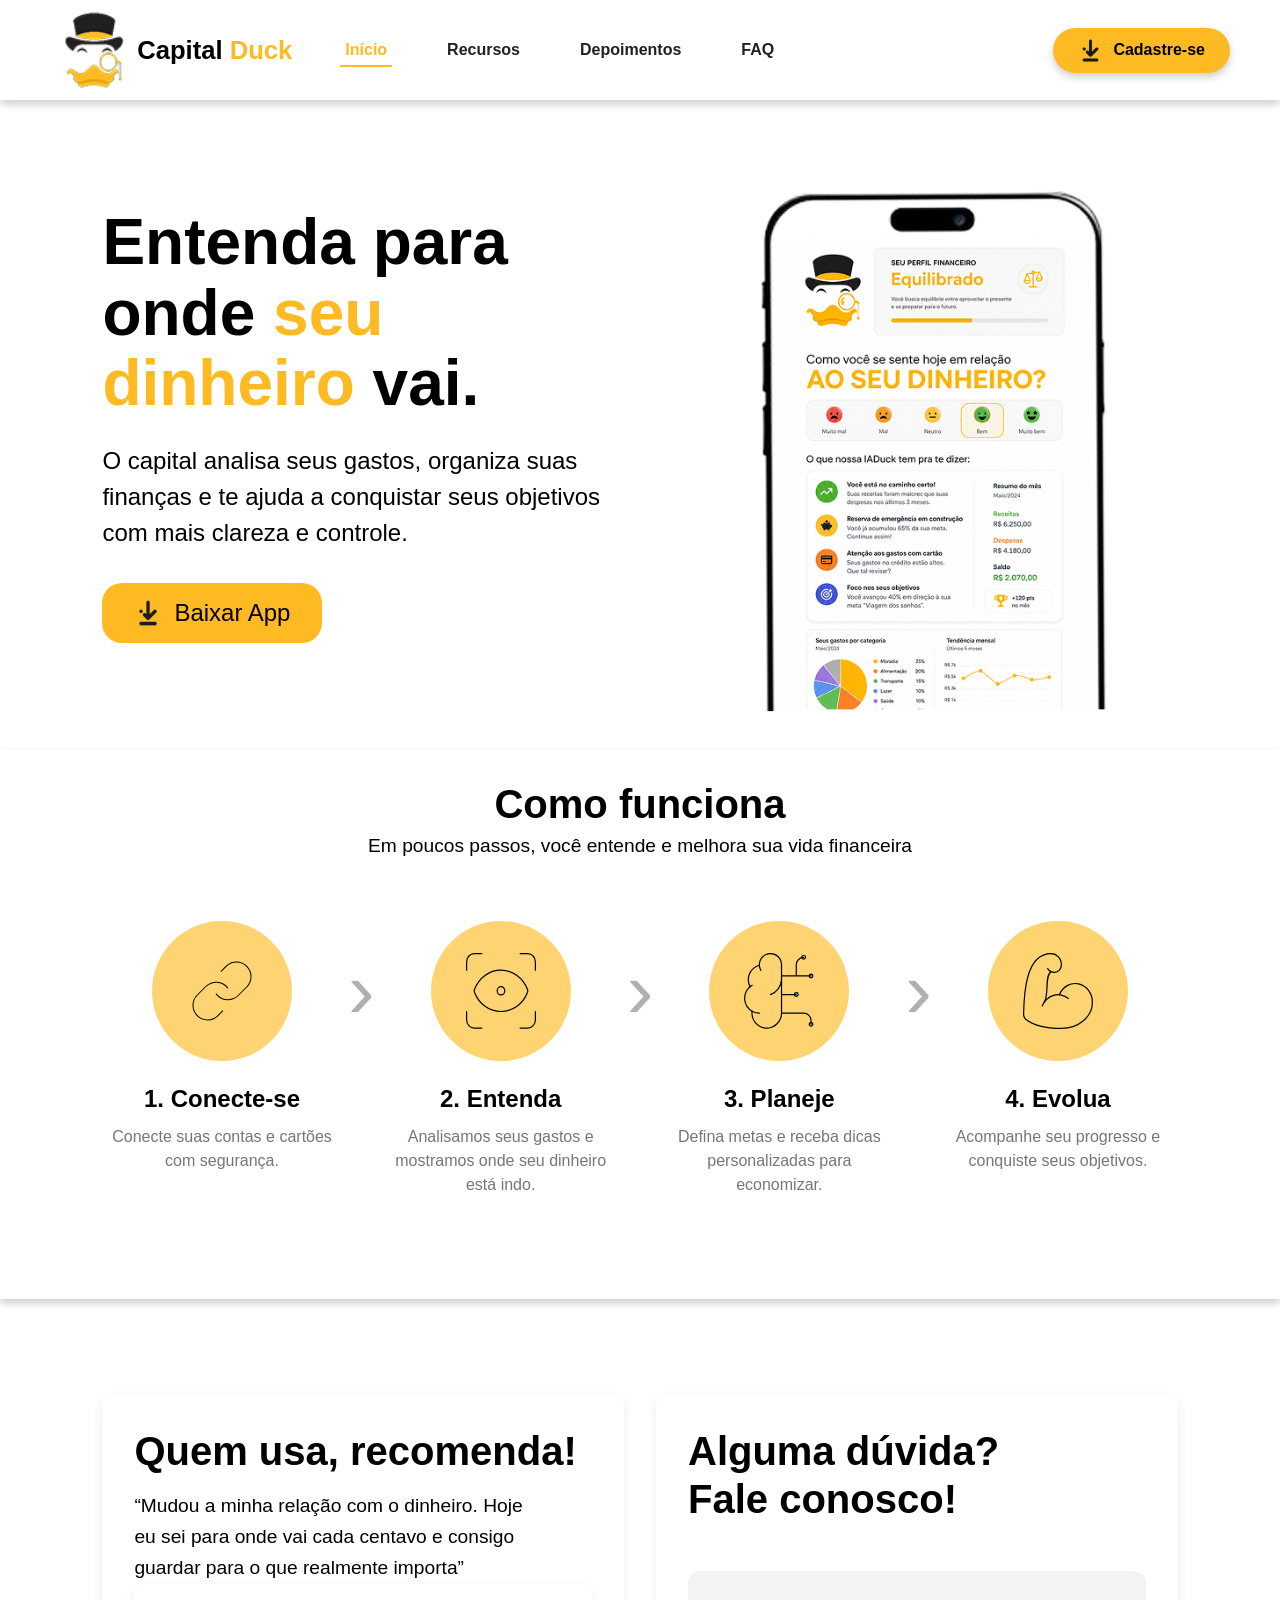
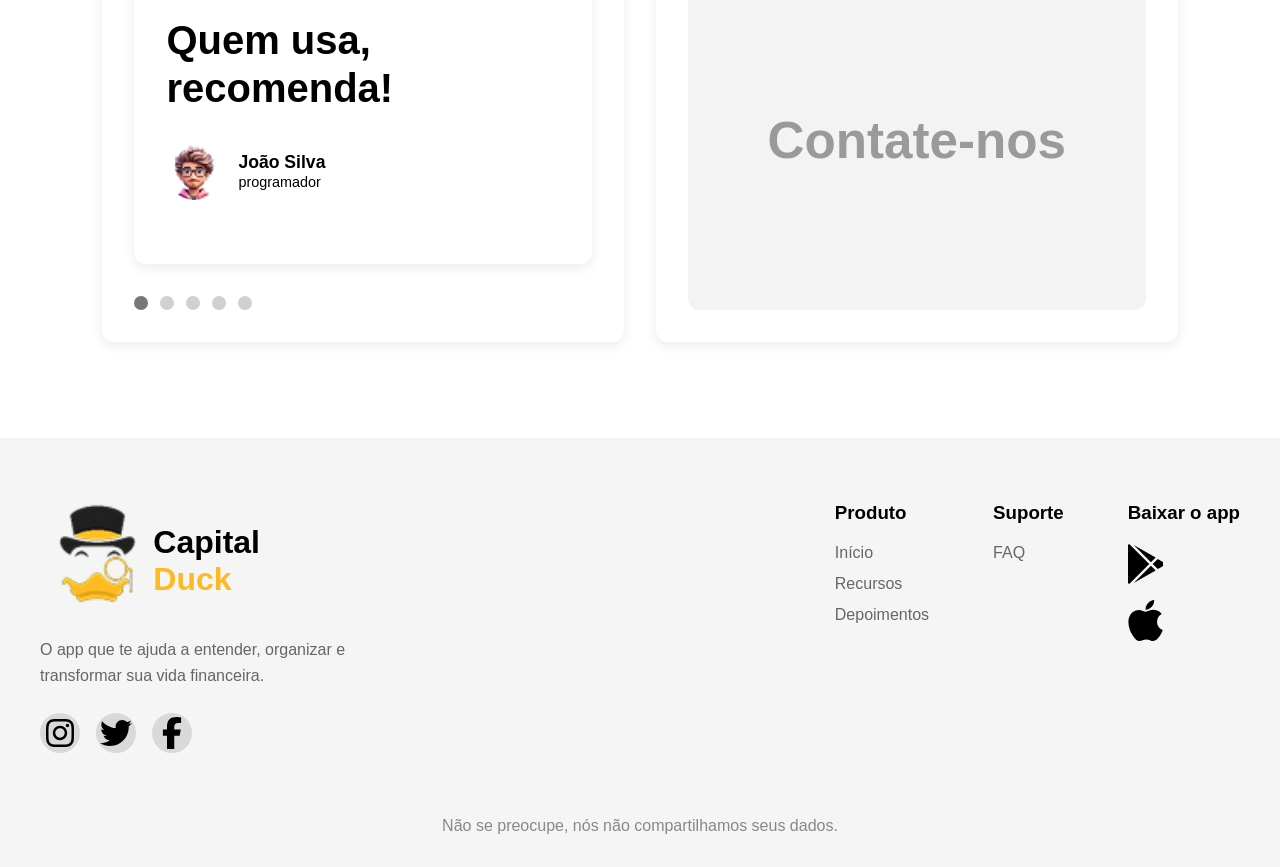
<file: index.html>
<!DOCTYPE html>
<html lang="pt-br">
<head>
    <meta charset="UTF-8">
    <meta name="viewport" content="width=device-width, initial-scale=1.0">
    <title>Início - Capital Duck</title>
    <link rel="stylesheet" href="styles/main.css">
    <link rel="stylesheet" href="styles/cores.css">
    <link rel="stylesheet" href="styles/componentes/header.css">
    <link rel="stylesheet" href="styles/componentes/footer.css">
    <link rel="stylesheet" href="styles/pages/inicio.css">

    <style>
        main {
            min-height: 100vh;
        }
    </style>

</head>
<body>
    <header class="header">
        <div class="header-left">
            <div class="logo-container">
                <a href="index.html">
                    <img src="assets/logos/logo_capitalduck.png" alt="">
                    <p>Capital <span>Duck</span></p>
                </a>
            </div>

            <div class="menu-container">
                <nav class="menu menu-desktop">
                    <ul>
                        <li><a href="index.html" class="ativado">Início</a></li>
                        <li><a href="recursos.html">Recursos</a></li>
                        <li><a href="depoimentos.html">Depoimentos</a></li>
                        <li><a href="faq.html">FAQ</a></li>
                    </ul>
                </nav>
        </div>

            <nav class="menu menu-mobile">
                <ul>
                    <li><a href="index.html">Início</a></li>
                    <li><a href="recursos.html">Recursos</a></li>
                    <li><a href="depoimentos.html">Depoimentos</a></li>
                    <li><a href="faq.html">FAQ</a></li>
                </ul>

                <div class="btn-cadastro-mobile"><a href=""><img src="assets/icons/icon_download.png" alt="">Cadastre-se</a></div>
            </nav>
        </div>

        <div class="btn-cadastro"><a href=""><img src="assets/icons/icon_download.png" alt="">Cadastre-se</a></div>

        <button class="menu-toggle">
            ☰
        </button>

    </header>

    <main>

        <div class="section1">
            <div class="section1-left">
                <h1>Entenda para onde <span>seu dinheiro</span> vai.</h1>
                <p>O capital analisa seus gastos, organiza suas finanças e te ajuda a conquistar seus objetivos 
                    com mais clareza e controle.</p>
                <a href="" id="btn-download"><img src="assets/icons/icon_download.png" alt=""> Baixar App</a>
            </div>

            <div class="section1-right">
                <img src="assets/referencias/tela_app.png" alt="">
            </div>
        </div>

        <section class="section-funcionamento">
    <h2>Como funciona</h2>
    <p class="section-subtitle">
        Em poucos passos, você entende e melhora sua vida financeira
    </p>

    <div class="guia-funcionamento">

        <div class="passo">
            <div class="passo-icon">
                <img src="assets/icons/conecte.svg" alt="Conectar">
            </div>

            <h3>1. Conecte-se</h3>

            <p>
                Conecte suas contas e cartões com segurança.
            </p>
        </div>

        <span class="seta">›</span>

        <div class="passo">
            <div class="passo-icon">
                <img src="assets/icons/entenda.svg" alt="Entender">
            </div>

            <h3>2. Entenda</h3>

            <p>
                Analisamos seus gastos e mostramos onde seu dinheiro está indo.
            </p>
        </div>

        <span class="seta">›</span>

        <div class="passo">
            <div class="passo-icon">
                <img src="assets/icons/planeje.svg" alt="Planejar">
            </div>

            <h3>3. Planeje</h3>

            <p>
                Defina metas e receba dicas personalizadas para economizar.
            </p>
        </div>

        <span class="seta">›</span>

        <div class="passo">
            <div class="passo-icon">
                <img src="assets/icons/evolua.svg" alt="Evoluir">
            </div>

            <h3>4. Evolua</h3>

            <p>
                Acompanhe seu progresso e conquiste seus objetivos.
            </p>
        </div>

    </div>
</section>

        <section class="section-contato">

            <div class="depoimentos">
                <h2>Quem usa, recomenda!</h2>

                <p class="depoimento-texto">
                    “Mudou a minha relação com o dinheiro.
                    Hoje eu sei para onde vai cada centavo
                    e consigo guardar para o que realmente importa”
                </p>

                <div class="depoimentos">

                    <h2>Quem usa, recomenda!</h2>

                    <p class="depoimento-texto" id="depoimento-texto"></p>

                    <div class="usuario">
                        <img id="usuario-foto" src="assets/referencias/user1.png" alt="Usuário">

                        <div>
                            <h3 id="usuario-nome">João Silva</h3>
                            <span id="usuario-cargo">programador</span>
                        </div>
                    </div>

                    <div class="indicadores" id="indicadores"></div>

                </div>

                <div class="indicadores">
                    <span class="ativo"></span>
                    <span></span>
                    <span></span>
                    <span></span>
                    <span></span>
                </div>
            </div>

            <div class="contato">
                <h2>
                    Alguma dúvida?<br>
                    Fale conosco!
                </h2>

                <a href="#" class="btn-contato">
                    Contate-nos
                </a>
            </div>

        </section>

    </main>


    <footer class="footer">
        <div class="footer-container">

            <div class="footer-brand">
                <a href="" class="footer-logo">
                    <img src="assets/logos/logo_capitalduck.png" alt="Capital Duck" class="footer-logo">
                    <h1>Capital <span>Duck</span></h1>
                </a>

                <p>
                    O app que te ajuda a entender, organizar e transformar sua vida financeira.
                </p>

                <div class="social-links">
                    <a href="#"><img src="assets/icons/instagram-brands-solid-full.svg" alt=""></a>
                    <a href="#"><img src="assets/icons/twitter-brands-solid-full.svg" alt=""></a>
                    <a href="#"><img src="assets/icons/facebook-f-brands-solid-full.svg" alt=""></a>
                </div>
            </div>

            <div class="footer-links">
                <h3>Produto</h3>

                <a href="index.html">Início</a>
                <a href="recursos.html">Recursos</a>
                <a href="depoimentos.html">Depoimentos</a>
            </div>

            <div class="footer-links">
                <h3>Suporte</h3>

                <a href="faq.html">FAQ</a>
            </div>

            <div class="footer-download">
                <h3>Baixar o app</h3>

                <a href="#">
                    <img src="assets/icons/google-play-brands-solid.svg" alt="Google Play">
                </a>

                <a href="#">
                    <img src="assets/icons/apple-brands-solid.svg" alt="App Store">
                </a>
            </div>

        </div>

        <div class="footer-bottom">
            <p>Não se preocupe, nós não compartilhamos seus dados.</p>
        </div>
    </footer>

    <script src="src/botao_menu.js"></script>
    
</body>
</html>
</file>
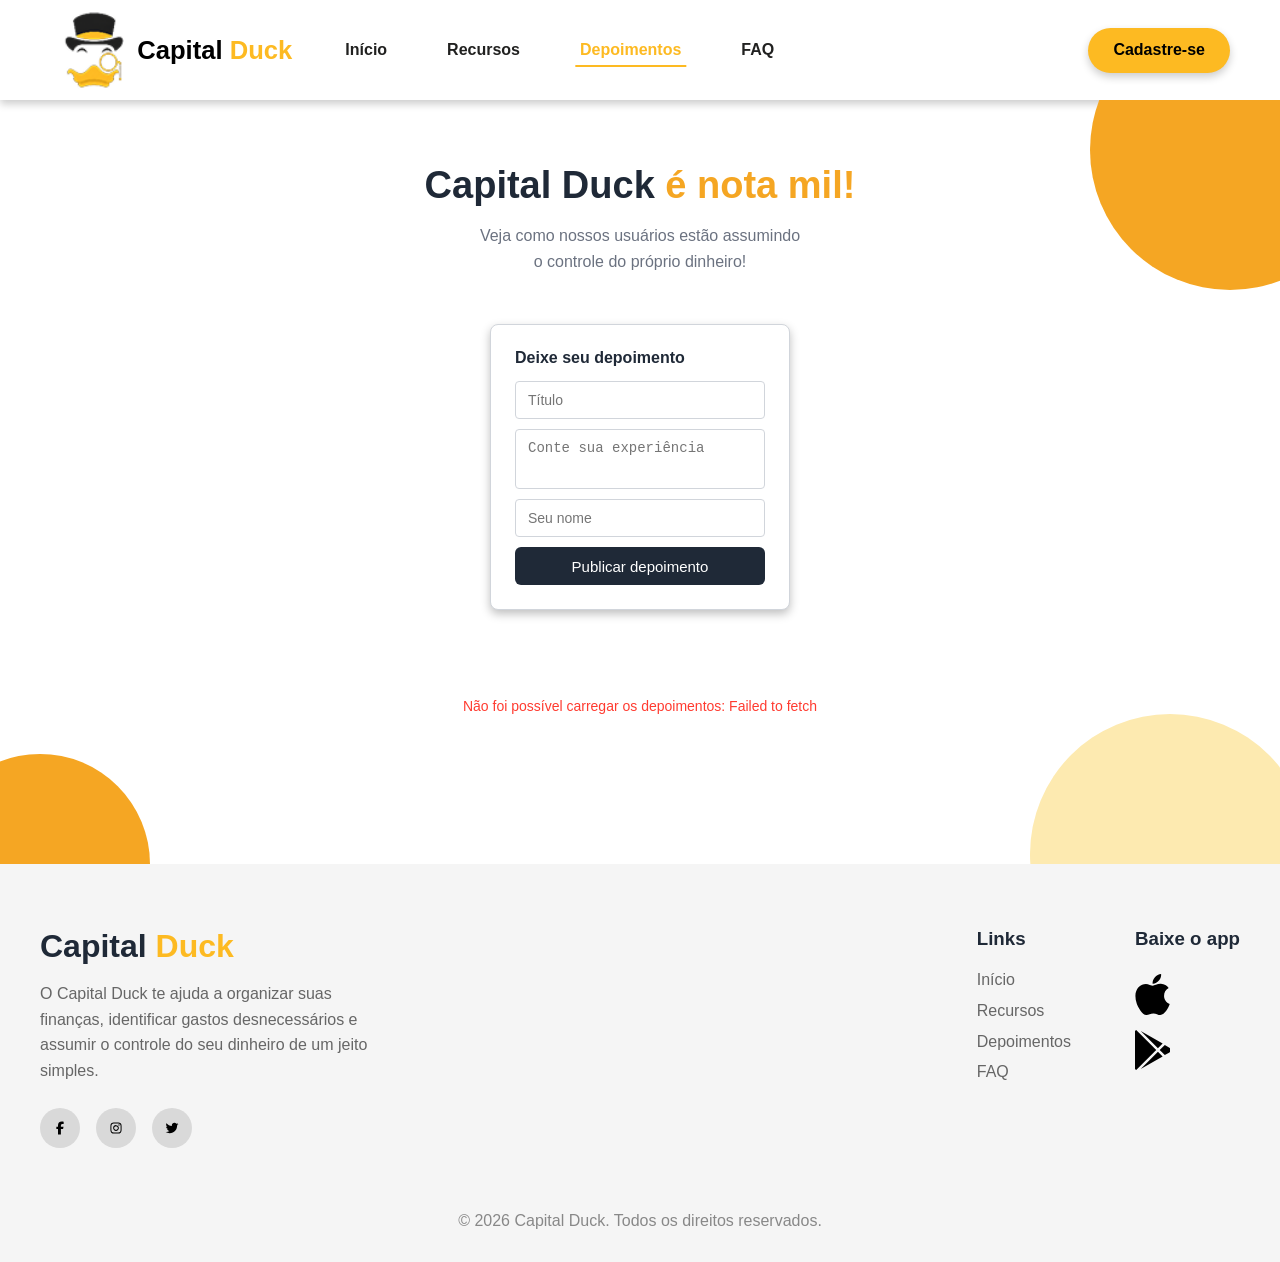
<file: depoimentos.html>
<!DOCTYPE html>
<html lang="pt-BR">
<head>
  <meta charset="UTF-8">
  <meta name="viewport" content="width=device-width, initial-scale=1.0">
  <title>Depoimentos - Capital Duck</title>

  <link rel="stylesheet" href="styles/cores.css">
  <link rel="stylesheet" href="styles/main.css">
  <link rel="stylesheet" href="styles/componentes/header.css">
  <link rel="stylesheet" href="styles/componentes/footer.css">
  <link rel="stylesheet" href="styles/componentes/form-card.css">
  <link rel="stylesheet" href="styles/componentes/idea-card.css">
  <link rel="stylesheet" href="styles/pages/depoimentos.css">
</head>
<body>

  <header class="header">
    <div class="header-left">
      <div class="logo-container">
        <a href="inicio.html">
          <img src="assets/logos/logo_capitalduck.png" alt="Capital Duck">
          <p>Capital <span>Duck</span></p>
        </a>
      </div>

      <nav class="menu-desktop menu">
        <ul>
          <li><a href="inicio.html">Início</a></li>
          <li><a href="recursos.html">Recursos</a></li>
          <li><a href="depoimentos.html" class="ativado">Depoimentos</a></li>
          <li><a href="faq.html">FAQ</a></li>
        </ul>
      </nav>
    </div>

    <div class="btn-cadastro">
      <a href="#">Cadastre-se</a>
    </div>

    <button class="menu-toggle" aria-label="Abrir menu" aria-expanded="false">☰</button>

    <nav class="menu-mobile menu">
      <ul>
        <li><a href="inicio.html">Início</a></li>
        <li><a href="recursos.html">Recursos</a></li>
        <li><a href="depoimentos.html" class="ativado">Depoimentos</a></li>
        <li><a href="faq.html">FAQ</a></li>
      </ul>
      <div class="btn-cadastro-mobile">
        <a href="#">Cadastre-se</a>
      </div>
    </nav>
  </header>

  <main class="page-wrapper">
    <span class="shape shape-top-right" aria-hidden="true"></span>
    <span class="shape shape-bottom-left" aria-hidden="true"></span>
    <span class="shape shape-bottom-right" aria-hidden="true"></span>

    <section class="hero">
      <div class="hero-text">
        <h1>Capital Duck <span class="accent">é nota mil!</span></h1>
        <p>Veja como nossos usuários estão assumindo<br>o controle do próprio dinheiro!</p>
      </div>
    </section>

    <section class="depoimentos-section">
      <form class="form-card" id="post-form">
        <p class="form-card-title">Deixe seu depoimento</p>
        <input type="text" id="post-title" placeholder="Título" required maxlength="60">
        <textarea id="post-content" placeholder="Conte sua experiência" required maxlength="280"></textarea>
        <input type="text" id="post-author" placeholder="Seu nome" required maxlength="40">
        <button type="submit">Publicar depoimento</button>
      </form>

      <div id="cards-list" class="cards-list">
        <div class="loading-state">Carregando depoimentos...</div>
      </div>
    </section>
  </main>

  <footer class="footer">
    <div class="footer-container">
      <div class="footer-brand">
        <div class="footer-logo">
          <h1>Capital <span>Duck</span></h1>
        </div>
        <p>O Capital Duck te ajuda a organizar suas finanças, identificar gastos desnecessários e assumir o controle do seu dinheiro de um jeito simples.</p>
        <div class="social-links">
          <a href="#" aria-label="Facebook">
            <img src="assets/icons/facebook-f-brands-solid-full.svg" alt="" width="16">
          </a>
          <a href="#" aria-label="Instagram">
            <img src="assets/icons/instagram-brands-solid-full.svg" alt="" width="16">
          </a>
          <a href="#" aria-label="Twitter">
            <img src="assets/icons/twitter-brands-solid-full.svg" alt="" width="16">
          </a>
        </div>
      </div>

      <div class="footer-links">
        <h3>Links</h3>
        <a href="inicio.html">Início</a>
        <a href="recursos.html">Recursos</a>
        <a href="depoimentos.html">Depoimentos</a>
        <a href="faq.html">FAQ</a>
      </div>

      <div class="footer-download">
        <h3>Baixe o app</h3>
        <a href="#"><img src="assets/icons/apple-brands-solid.svg" alt="App Store"></a>
        <a href="#"><img src="assets/icons/google-play-brands-solid.svg" alt="Google Play"></a>
      </div>
    </div>

    <div class="footer-bottom">
      <p>&copy; 2026 Capital Duck. Todos os direitos reservados.</p>
    </div>
  </footer>
  <script src="src/api/api.js"></script>
 <script src="src/pages/depoimentos.js"></script> 
</body>
</html>
</file>
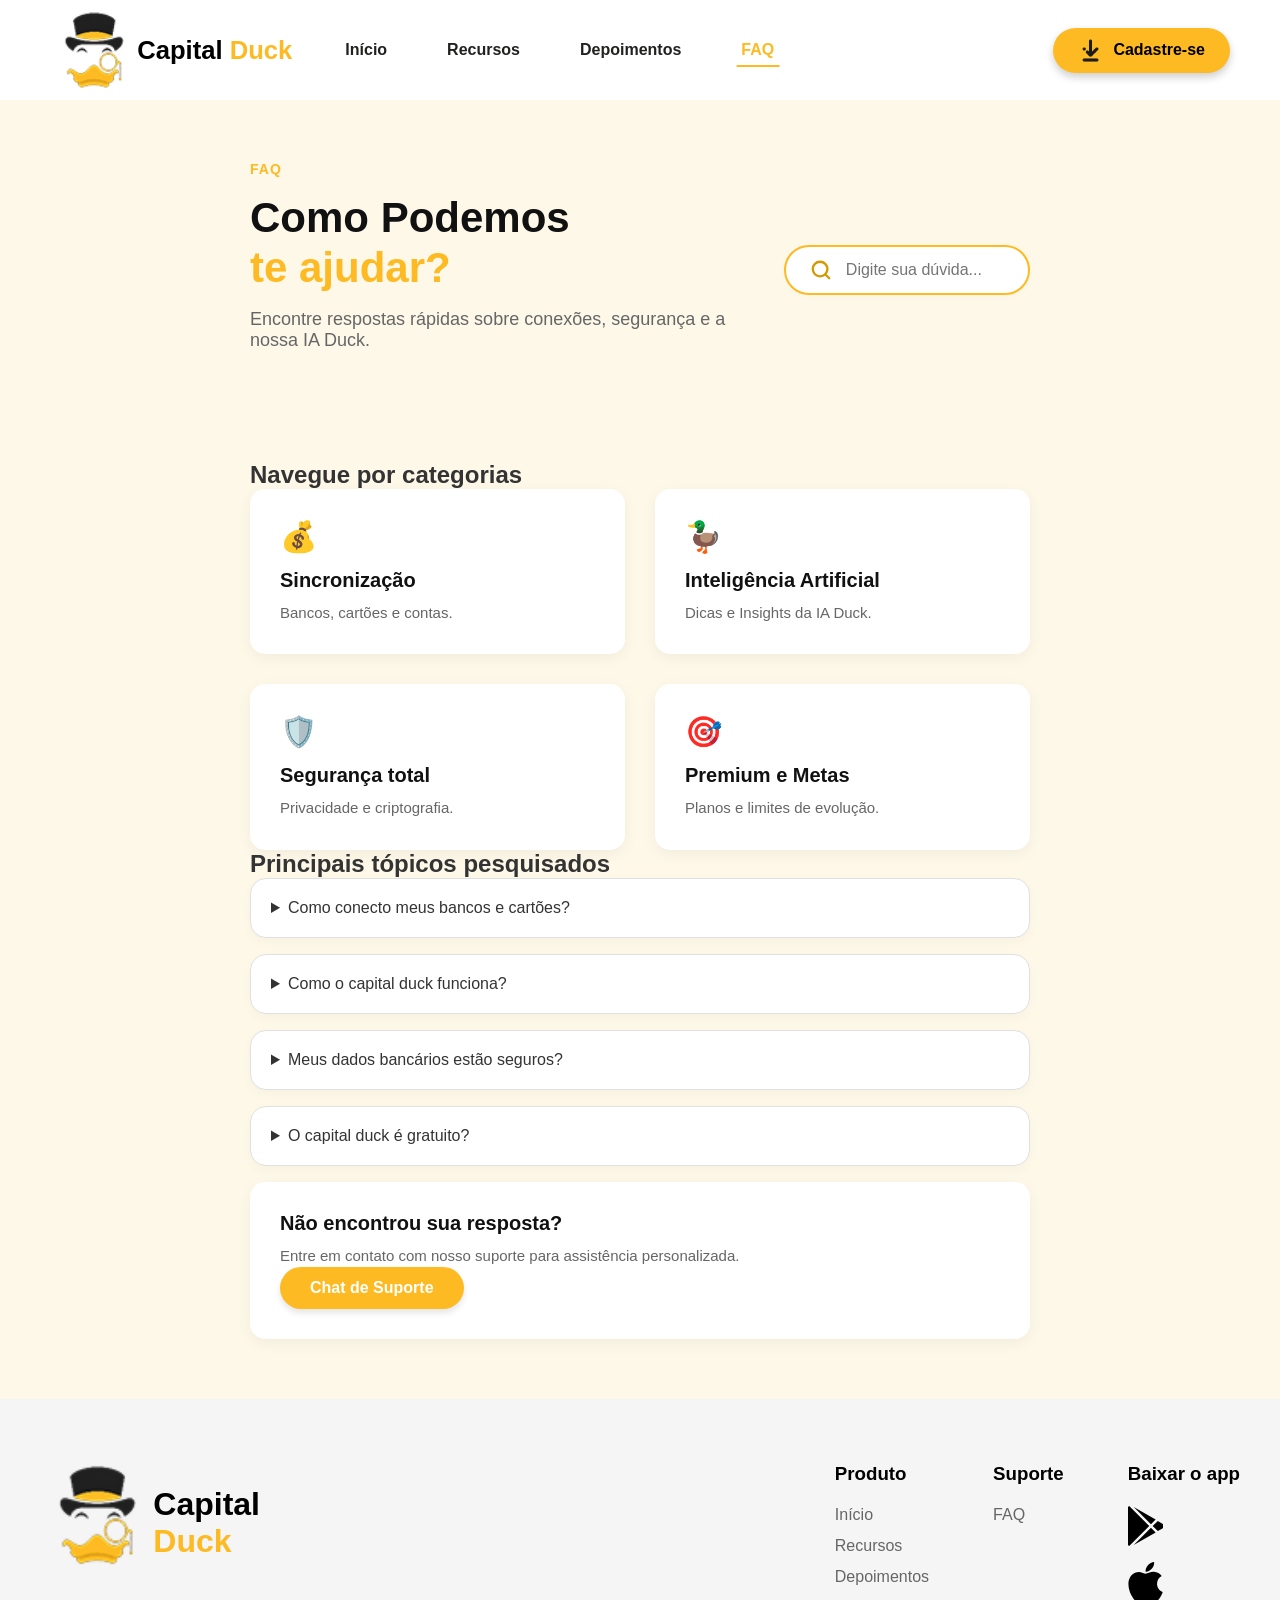
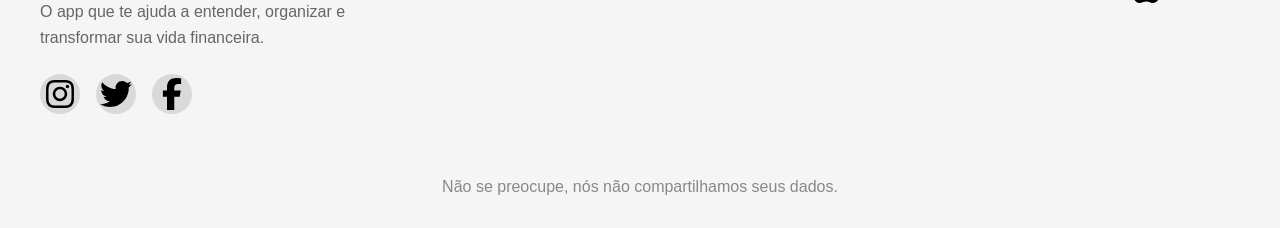
<file: faq.html>
<!DOCTYPE html>
<html lang="pt-br">
<head>
    <meta charset="UTF-8">
    <meta name="viewport" content="width=device-width, initial-scale=1.0">
    <title>FAQ - Capital Duck</title>
    <link rel="stylesheet" href="styles/main.css">
    <link rel="stylesheet" href="styles/componentes/header.css">
    <link rel="stylesheet" href="styles/componentes/footer.css">
    <link rel="stylesheet" href="styles/cores.css">
    <link rel="stylesheet" href="styles/style.css"> 
</head>
<body>

<header class="header">
        <div class="header-left">
            <div class="logo-container">
                <a href="index.html">
                    <img src="assets/logos/logo_capitalduck.png" alt="">
                    <p>Capital <span>Duck</span></p>
                </a>
            </div>

            <div class="menu-container">
                <nav class="menu menu-desktop">
                    <ul>
                        <li><a href="index.html">Início</a></li>
                        <li><a href="recursos.html">Recursos</a></li>
                        <li><a href="depoimentos.html">Depoimentos</a></li>
                        <li><a href="faq.html" class="ativado">FAQ</a></li>
                    </ul>
                </nav>
        </div>

            <nav class="menu menu-mobile">
                <ul>
                    <li><a href="index.html">Início</a></li>
                    <li><a href="recursos.html">Recursos</a></li>
                    <li><a href="depoimentos.html">Depoimentos</a></li>
                    <li><a href="faq.html">FAQ</a></li>
                </ul>

                <div class="btn-cadastro-mobile"><a href=""><img src="assets/icons/icon_download.png" alt="">Cadastre-se</a></div>
            </nav>
        </div>

        <div class="btn-cadastro"><a href=""><img src="assets/icons/icon_download.png" alt="">Cadastre-se</a></div>

        <button class="menu-toggle">
            ☰
        </button>

    </header>

    <main class="faq-container">
        <section class="hero-faq">
            <div class="texto-hero">
                <span class="tag">FAQ</span>
                <h1>Como Podemos <br><span class="destaque-laranja">te ajudar?</span></h1>
                <p>Encontre respostas rápidas sobre conexões, segurança e a nossa IA Duck.</p>
            </div>
            <div class="search-container">
            <svg class="search-icon" xmlns="http://www.w3.org/2000/svg" viewBox="0 0 24 24" fill="none" stroke="#d49a00" stroke-width="2.5" stroke-linecap="round" stroke-linejoin="round">
                <circle cx="11" cy="11" r="8"></circle>
                <line x1="21" y1="21" x2="16.65" y2="16.65"></line>
            </svg>
            
            <input type="text" class="search-input" placeholder="Digite sua dúvida...">
            </div>
        </section>

        <section class="buscar-duvida">
        </section>

        <section class="categorias-secao">
            <h2>Navegue por categorias</h2>

            <div class="cards-grid">
                <div class="card-item">
                    <div class="icone-card">💰</div>
                    <h3>Sincronização</h3>
                    <p>Bancos, cartões e contas.</p>
                </div>

                <div class="card-item">
                    <div class="icone-card">🦆</div>
                    <h3>Inteligência Artificial</h3>
                    <p>Dicas e Insights da IA Duck.</p>
                </div>

                <div class="card-item">
                    <div class="icone-card">🛡️</div>
                    <h3>Segurança total</h3>
                    <p>Privacidade e criptografia.</p>
                </div>

                <div class="card-item">
                    <div class="icone-card">🎯</div>
                    <h3>Premium e Metas</h3>
                    <p>Planos e limites de evolução.</p>
                </div>
            </div>
        </section>

        <section class="perguntas-secao">
            <h2>Principais tópicos pesquisados</h2>
            <details class="faq-card">
                <summary>Como conecto meus bancos e cartões?</summary>
                <p>Vá para "Configurações" > "Contas Conectadas" e siga as instruções para adicionar suas contas bancárias e cartões de crédito de forma segura.</p>
            </details>
            <details class="faq-card">
                <summary>Como o capital duck funciona?</summary>
                <p>A IA Duck é nossa assistente financeira inteligente que analisa seus dados para fornecer dicas personalizadas, alertas de gastos e sugestões de economia.</p>
            </details>
            <details class="faq-card">
                <summary>Meus dados bancários estão seguros?</summary>
                <p>Utilizamos criptografia avançada, autenticação de dois fatores e monitoramento constante para garantir a segurança dos seus dados financeiros.</p>
            </details>
            <details class="faq-card">
                <summary>O capital duck é gratuito?</summary>
                <p>Sim, o Capital Duck oferece um plano gratuito com funcionalidades básicas. Para acesso a recursos avançados, você pode optar por um plano premium.</p>
            </details>
            <div class="card-item">
                <h3>Não encontrou sua resposta?</h3>
                <p>Entre em contato com nosso suporte para assistência personalizada.</p>
                <a href="#" class="botao-laranja">Chat de Suporte</a>
            </div>
        </section>
    </main>

    <footer class="footer">
        <div class="footer-container">

            <div class="footer-brand">
                <a href="" class="footer-logo">
                    <img src="assets/logos/logo_capitalduck.png" alt="Capital Duck" class="footer-logo">
                    <h1>Capital <span>Duck</span></h1>
                </a>

                <p>
                    O app que te ajuda a entender, organizar e transformar sua vida financeira.
                </p>

                <div class="social-links">
                    <a href="#"><img src="assets/icons/instagram-brands-solid-full.svg" alt=""></a>
                    <a href="#"><img src="assets/icons/twitter-brands-solid-full.svg" alt=""></a>
                    <a href="#"><img src="assets/icons/facebook-f-brands-solid-full.svg" alt=""></a>
                </div>
            </div>

            <div class="footer-links">
                <h3>Produto</h3>

                <a href="index.html">Início</a>
                <a href="recursos.html">Recursos</a>
                <a href="depoimentos.html">Depoimentos</a>
            </div>

            <div class="footer-links">
                <h3>Suporte</h3>

                <a href="faq.html">FAQ</a>
            </div>

            <div class="footer-download">
                <h3>Baixar o app</h3>

                <a href="#">
                    <img src="assets/icons/google-play-brands-solid.svg" alt="Google Play">
                </a>

                <a href="#">
                    <img src="assets/icons/apple-brands-solid.svg" alt="App Store">
                </a>
            </div>

        </div>

        <div class="footer-bottom">
            <p>Não se preocupe, nós não compartilhamos seus dados.</p>
        </div>
    </footer>

    <script src="src/botao_menu.js"></script>


</body>
</html>
</file>
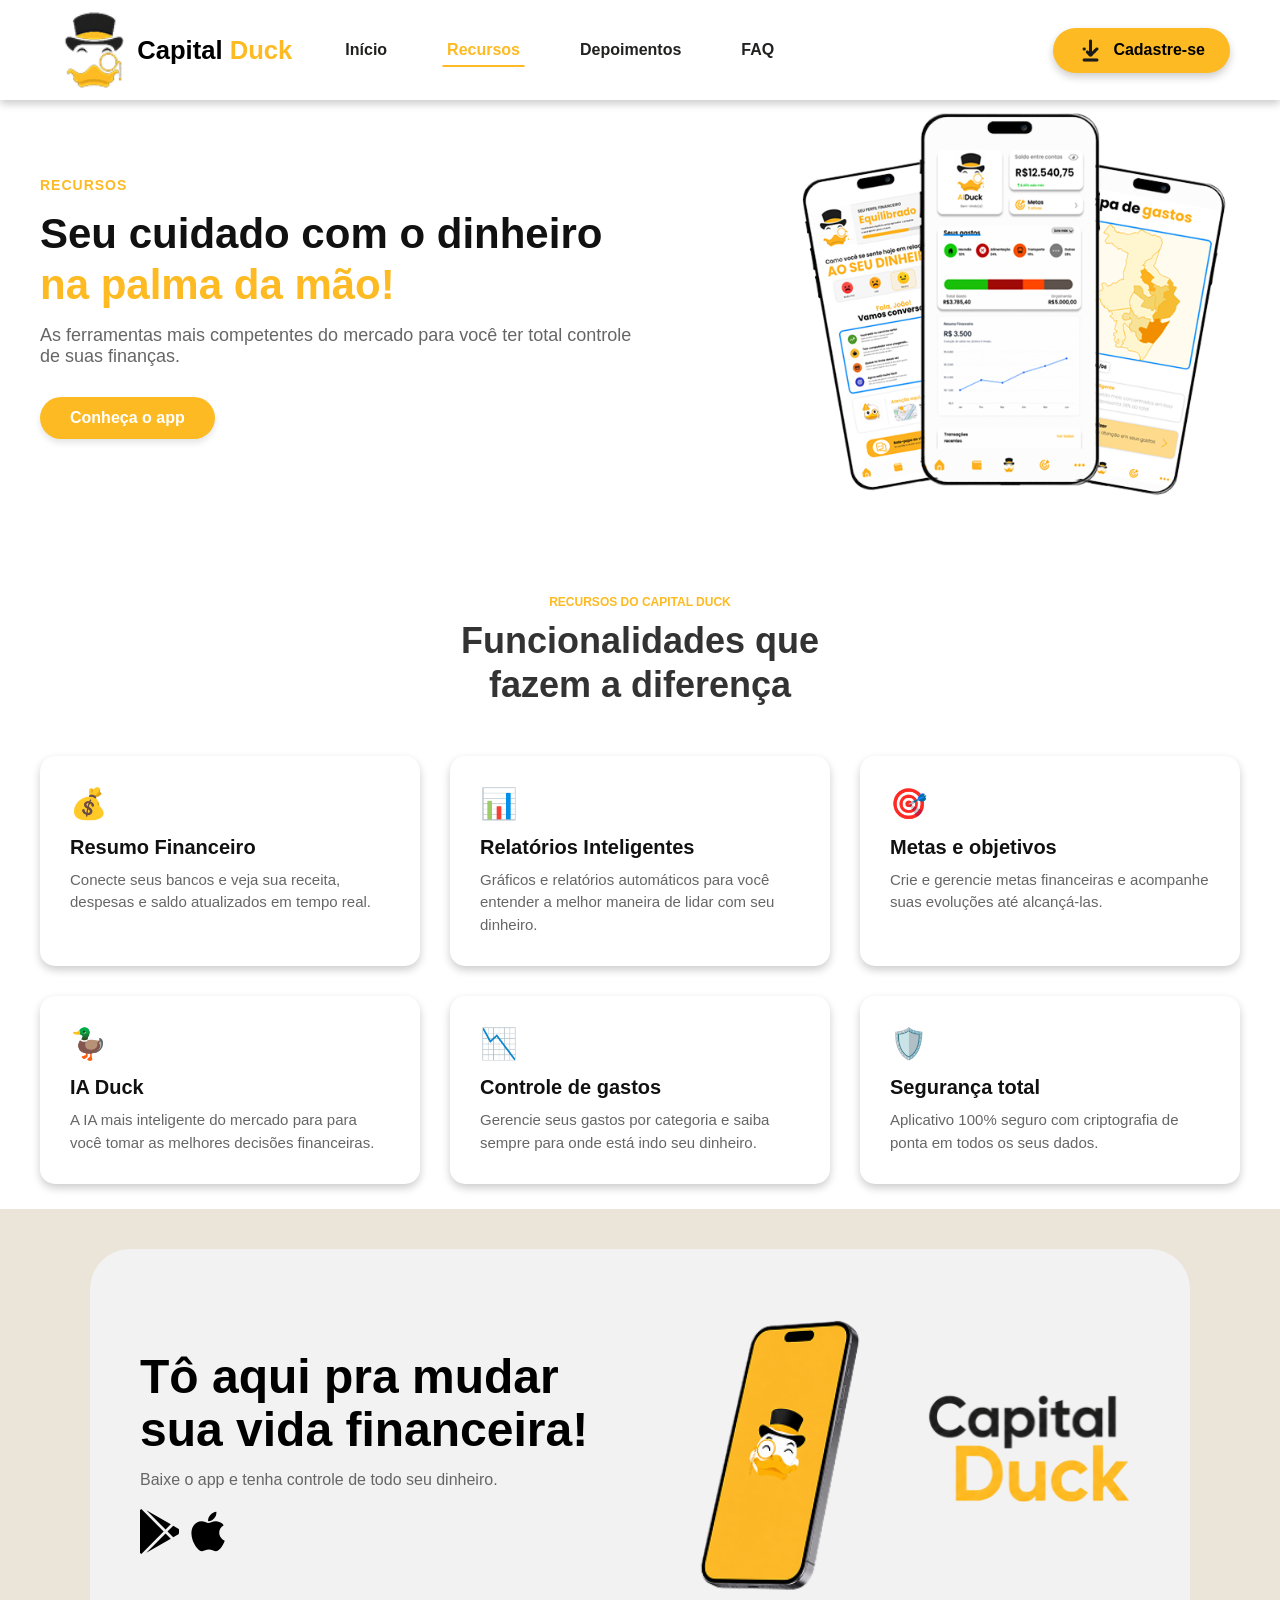
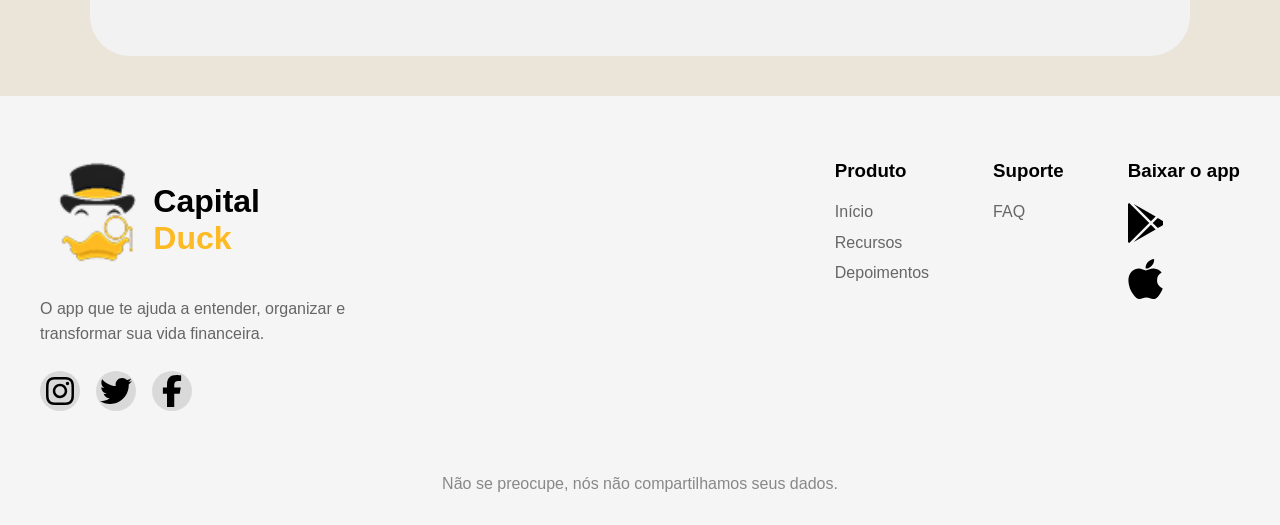
<file: recursos.html>
<!DOCTYPE html>
<html lang="pt-br">
<head>
    <meta charset="UTF-8">
    <meta name="viewport" content="width=device-width, initial-scale=1.0">
    <title>Recursos - Capital Duck</title>
    <link rel="stylesheet" href="styles/main.css">
    <link rel="stylesheet" href="styles/componentes/header.css">
    <link rel="stylesheet" href="styles/componentes/footer.css">
    <link rel="stylesheet" href="styles/cores.css">
    <link rel="stylesheet" href="styles/pages/recursos.css"> 
</head>
<body>
    <header class="header">
        <div class="header-left">
            <div class="logo-container">
                <a href="index.html">
                    <img src="assets/logos/logo_capitalduck.png" alt="">
                    <p>Capital <span>Duck</span></p>
                </a>
            </div>

            <div class="menu-container">
                <nav class="menu menu-desktop">
                    <ul>
                        <li><a href="index.html">Início</a></li>
                        <li><a href="recursos.html" class="ativado">Recursos</a></li>
                        <li><a href="depoimentos.html">Depoimentos</a></li>
                        <li><a href="faq.html">FAQ</a></li>
                    </ul>
                </nav>
        </div>

            <nav class="menu menu-mobile">
                <ul>
                    <li><a href="index.html">Início</a></li>
                    <li><a href="recursos.html">Recursos</a></li>
                    <li><a href="depoimentos.html">Depoimentos</a></li>
                    <li><a href="faq.html">FAQ</a></li>
                </ul>

                <div class="btn-cadastro-mobile"><a href=""><img src="assets/icons/icon_download.png" alt="">Cadastre-se</a></div>
            </nav>
        </div>

        <div class="btn-cadastro"><a href=""><img src="assets/icons/icon_download.png" alt="">Cadastre-se</a></div>

        <button class="menu-toggle">
            ☰
        </button>

    </header>

    <main class="recursos-container">
        
        <section class="hero-recursos">
            <div class="texto-hero">
                <span class="tag">RECURSOS</span>
                <h1>Seu cuidado com o dinheiro <br><span class="destaque-laranja">na palma da mão!</span></h1>
                <p>As ferramentas mais competentes do mercado para você ter total controle de suas finanças.</p>
                <a href="#" class="botao-laranja">Conheça o app</a>
            </div>
            <div class="imagem-hero">
                <img src="assets/referencias/telas_prototipos.png" alt="Celulares Capital Duck"> 
            </div>
        </section>

        <section class="funcionalidades-secao">
            <p class="tag-central">RECURSOS DO CAPITAL DUCK</p>
            <h2>Funcionalidades que <br>fazem a diferença</h2>

            <div class="cards-grid">
                <div class="card-item">
                    <div class="icone-card">💰</div>
                    <h3>Resumo Financeiro</h3>
                    <p>Conecte seus bancos e veja sua receita, despesas e saldo atualizados em tempo real.</p>
                </div>

                    <div class="card-item">
                        <div class="icone-card">📊</div>
                        <h3>Relatórios Inteligentes</h3>
                        <p>Gráficos e relatórios automáticos para você entender a melhor maneira de lidar com seu dinheiro.</p>
                    </div>

                    <div class="card-item">
                        <div class="icone-card">🎯</div>
                        <h3>Metas e objetivos</h3>
                        <p>Crie e gerencie metas financeiras e acompanhe suas evoluções até alcançá-las.</p>
                    </div>

                    <div class="card-item">
                        <div class="icone-card">🦆</div>
                        <h3>IA Duck</h3>
                        <p>A IA mais inteligente do mercado para para você tomar as melhores decisões financeiras.</p>
                    </div>

                    <div class="card-item">
                        <div class="icone-card">📉</div>
                        <h3>Controle de gastos</h3>
                        <p>Gerencie seus gastos por categoria e saiba sempre para onde está indo seu dinheiro.</p>
                    </div>

                    <div class="card-item">
                        <div class="icone-card">🛡️</div>
                        <h3>Segurança total</h3>
                        <p>Aplicativo 100% seguro com criptografia de ponta em todos os seus dados.</p>
                    </div>
            </div>
        </section>

        <section class="hero-app">
            <div class="hero-content">
                <div class="hero-text">
                    <h2>Tô aqui pra mudar<br>sua vida financeira!</h2>
                    <p>Baixe o app e tenha controle de todo seu dinheiro.</p>

                    <div class="store-buttons">
                        <a href="#">
                            <img src="assets/icons/google-play-brands-solid.svg" alt="Google Play">
                        </a>

                        <a href="#">
                            <img src="assets/icons/apple-brands-solid.svg" alt="App Store">
                        </a>
                    </div>
                </div>

                <div class="hero-image">
                    <img src="assets/referencias/tela_cp.png" alt="Aplicativo">
                </div>

                <div class="hero-logo">
                    <img src="assets/referencias/titulo_marca.svg" alt="Capital Duck">
                </div>
            </div>
        </section>

    </main>

    <footer class="footer">
        <div class="footer-container">

            <div class="footer-brand">
                <a href="" class="footer-logo">
                    <img src="assets/logos/logo_capitalduck.png" alt="Capital Duck" class="footer-logo">
                    <h1>Capital <span>Duck</span></h1>
                </a>

                <p>
                    O app que te ajuda a entender, organizar e transformar sua vida financeira.
                </p>

                <div class="social-links">
                    <a href="#"><img src="assets/icons/instagram-brands-solid-full.svg" alt=""></a>
                    <a href="#"><img src="assets/icons/twitter-brands-solid-full.svg" alt=""></a>
                    <a href="#"><img src="assets/icons/facebook-f-brands-solid-full.svg" alt=""></a>
                </div>
            </div>

            <div class="footer-links">
                <h3>Produto</h3>

                <a href="index.html">Início</a>
                <a href="recursos.html">Recursos</a>
                <a href="depoimentos.html">Depoimentos</a>
            </div>

            <div class="footer-links">
                <h3>Suporte</h3>

                <a href="faq.html">FAQ</a>
            </div>

            <div class="footer-download">
                <h3>Baixar o app</h3>

                <a href="#">
                    <img src="assets/icons/google-play-brands-solid.svg" alt="Google Play">
                </a>

                <a href="#">
                    <img src="assets/icons/apple-brands-solid.svg" alt="App Store">
                </a>
            </div>

        </div>

        <div class="footer-bottom">
            <p>Não se preocupe, nós não compartilhamos seus dados.</p>
        </div>
    </footer>

    <script src="src/botao_menu.js"></script>

</body>
</html>
</file>
<file: styles/main.css>
* {
    padding: 0;
    margin: 0;
    box-sizing: border-box;
}

body {
    font-family: Arial, Helvetica, sans-serif;
    min-height: 100vh;
    color: #000;
}

body a {
    text-decoration: none;
    color: #000;
}

body ul {
    list-style: none;
}
</file>
<file: styles/cores.css>
:root {
    --cor-primaria: #FDBA22;
    --cor-secundaria: #FED473;
    --botao-ativado: #D89A12;
    --cor-fundo: #FEF8E9;
    --cinza: #767676;
}
</file>
<file: styles/componentes/header.css>
.header {
    width: 100%;
    height: 80px;
    display: flex;
    justify-content: space-between;
    align-items: center;
    gap: 15px;
    padding: 50px;
    box-shadow: 0 4px 8px rgba(0, 0, 0, 0.2);
}

.header-left {
    display: flex;
    align-items: center;
    gap: 3rem;
}

/* Logo */

.logo-container a {
    height: 80px;
    text-decoration: none;
    color: #000;
    display: flex;
    align-items: center;
    justify-content: center;
}

.logo-container a img {
    max-height: 80px;
    height: 100%;
}

.logo-container a p {
    font-size: 1.6em;
    font-weight: bolder;
}

.logo-container a p span {
    color: var(--cor-primaria);
}

/* Menus */

.menu-conatiner {
    width: 100%;
}

.menu ul {
    list-style: none;
}

.menu ul li a {
    text-decoration: none;
    color: #212120;
    font-weight: 600;
    
    padding: 5px;
    transition: color 0.5s ease;
    position: relative;
}

.menu ul li a:hover, .menu ul li a.ativado {
    color: var(--cor-primaria);
}

.menu ul li a::after {
    content: "";
    position: absolute;
    left: 50%;
    bottom: -4px;
    width: 0;
    height: 2px;
    background-color: var(--cor-primaria);
    transform: translateX(-50%);
    transition: width 0.5s ease;
}

.menu ul li a:hover::after, .menu ul li a.ativado::after {
    width: 100%;
}



/* Versão Desktop */
.menu-desktop ul {
    display: flex;
    justify-content: flex-start;
    align-items: center;
    gap: 50px;
}

/* Versão Mobile */

.menu-mobile {
    display: none;
}

/* Botão de cadastro */

.btn-cadastro {
    background: var(--cor-primaria);
    border-radius: 30px;
    box-shadow: 0 4px 8px rgba(0, 0, 0, 0.2);
    transition: 0.5s ease;
}

.btn-cadastro a {
    height: 45px;
    text-decoration: none;
    color: #000;
    font-weight: 500;
    display: flex;
    align-items: center;
    justify-content: center;
    gap: 10px;
    padding: 10px 25px;
    font-weight: 550;
}

.btn-cadastro:hover {
    background: var(--botao-ativado);
}

.btn-cadastro img {
    height: 100%;
}

/* Responsividade */

.menu-toggle {
    display: none;

    border: none;
    background: transparent;

    font-size: 2rem;
    cursor: pointer;
}

@media (max-width: 900px) {

    .header {
        height: 90px;
        padding: 20px 0;
        justify-content: space-evenly;
        position: relative;
    }

    .logo-container a img {
        width: 50px;
        height: 50px;
    }

    .menu-desktop, .btn-cadastro {
        display: none;
    }

    .btn-cadastro {

    }

    .menu-toggle {
        display: block;
    }

    .menu-mobile {
        position: absolute;
        top: 100%;
        left: 0;

        width: 100%;
        height: 100vh;

        background: white;
        box-shadow: 0 4px 8px rgba(0,0,0,.1);

        display: none;
    }

    .menu-mobile.ativo {
        display: block;
    }

    .menu-mobile ul {
        margin-top: 50px;
        display: flex;
        flex-direction: column;
        align-items: center;
        gap: 35px;
    }

    .menu-mobile a {
        display: block;
        padding: 20px;
        border-bottom: 1px solid #eee;
    }

    .btn-cadastro-mobile {
        margin-top: 50px;
        background: var(--cor-primaria);
        border-radius: 30px;
        box-shadow: 0 4px 8px rgba(0, 0, 0, 0.2);
        transition: 0.5s ease;
    }

    .btn-cadastro-mobile a {
        text-decoration: none;
        color: #000;
        font-weight: 500;
        display: flex;
        align-items: center;
        justify-content: center;
        gap: 10px;
        padding: 10px 25px;
        font-weight: 550;
    }

    body.menu-aberto {
        overflow: hidden;
    }
}
</file>
<file: styles/componentes/footer.css>
.footer {
    background: #f5f5f5;
    padding: 4rem 2rem 2rem;
}

.footer-container {
    max-width: 1200px;
    margin: 0 auto;

    display: flex;
    justify-content: space-between;
    gap: 4rem;
    flex-wrap: wrap;
}

.footer-brand {
    flex: 2;
    min-width: 280px;
}

.footer-logo {
    display: flex;
    align-items: center;
}

.footer-logo h1 span {
    color: var(--cor-primaria);
}

.footer-logo {
    width: 220px;
    margin-bottom: 1rem;
}

.footer-brand p {
    max-width: 350px;
    line-height: 1.6;
    color: #666;
}

.social-links {
    display: flex;
    gap: 1rem;
    margin-top: 1.5rem;
}

.social-links a {
    width: 40px;
    height: 40px;

    display: flex;
    align-items: center;
    justify-content: center;

    border-radius: 50%;
    background: #d9d9d9;
    color: #555;
    text-decoration: none;

    transition: .3s;
}

.social-links a:hover {
    transform: translateY(-3px);
}

.footer-links,
.footer-download {
    display: flex;
    flex-direction: column;
    gap: .8rem;
}

.footer-links h3,
.footer-download h3 {
    margin-bottom: .5rem;
}

.footer-links a {
    text-decoration: none;
    color: #666;
}

.footer-links a:hover {
    color: #000;
}

.footer-download img {
    width: 35px;
    display: block;
}

.footer-bottom {
    text-align: center;
    margin-top: 4rem;
    color: #888;
}

@media (max-width: 768px) {
    .footer-container {
        flex-direction: column;
        gap: 2.5rem;
    }

    .footer-brand {
        min-width: 100%;
    }

    .footer-bottom {
        margin-top: 2rem;
    }
}
</file>
<file: styles/pages/inicio.css>
.section1 {
    width: 100%;
    min-height: calc(100vh - 250px);

    display: flex;
    justify-content: center;
    align-items: center;
    gap: 4rem;

    padding: 0 8% ;
}

.section1-left {
    flex: 1;
    max-width: 550px;
}

.section1-left h1 {
    font-size: clamp(2.5rem, 5vw, 4rem);
    font-weight: 700;
    line-height: 1.1;
    margin-bottom: 1.5rem;
}

.section1-left h1 span {
    color: var(--cor-primaria);
}

.section1-left p {
    font-size: 1.5rem;
    line-height: 1.5;
    color: var(--);

    margin-bottom: 2rem;
}

.section1-left a {
    width: fit-content;

    display: flex;
    align-items: center;
    gap: .75rem;

    padding: 1rem 2rem;

    background: var(--cor-primaria);
    color: #000;

    border-radius: 20px;
    text-decoration: none;
    font-size: 1.5rem;
    font-weight: 500;

    transition: .3s;
}

.section1-left a:hover {
    transform: translateY(-3px);
}

.section1-left a img {
    width: 28px;
}

.section1-right {
    flex: 1;

    display: flex;
    justify-content: center;
}

.section1-right img {
    width: 100%;
    max-width: 450px;
    height: auto;
}

.section1-indicadores {
    display: flex;
    align-items: center;
    gap: .75rem;

    padding: 1rem 2rem;

    background: var(--cor-primaria);
    color: #000;

    border-radius: 20px;
    text-decoration: none;
    font-size: 1.5rem;
    font-weight: 500;

    transition: .3s;

    margin-top: 2rem;
    justify-content: center;
    color: var(--cor-primaria);
}

@media (max-width: 900px) {
    .section1 {
        flex-direction: column;
        text-align: center;
        padding-top: 3rem;
    }

    .section1-left {
        display: flex;
        flex-direction: column;
        align-items: center;
    }

    .section1-left p {
        max-width: 500px;
    }

    .section1-right img {
        max-width: 320px;
    }
}

/* seção do funcionamento */

.section-funcionamento {
    padding: 2rem 6rem 8%;
    text-align: center;
    box-shadow: 0 4px 8px rgba(0, 0, 0, 0.2);
}

.section-funcionamento h2 {
    font-size: 2.5rem;
    margin-bottom: .5rem;
}

.section-subtitle {
    color: var(--color-text-secondary);
    font-size: 1.2rem;
    margin-bottom: 4rem;
}

.guia-funcionamento {
    display: flex;
    justify-content: center;
    align-items: flex-start;
    gap: 1rem;
    flex-wrap: wrap;
}

.passo {
    width: 220px;
}

.passo-icon {
    width: 140px;
    height: 140px;

    margin: 0 auto 1.5rem;

    border-radius: 50%;
    background: var(--cor-secundaria);

    display: flex;
    align-items: center;
    justify-content: center;
}

.passo-icon img {
    width: 70px;
}

.passo h3 {
    font-size: 1.5rem;
    margin-bottom: .75rem;
}

.passo p {
    color: var(--cinza);
    line-height: 1.5;
}

.seta {
    font-size: 5rem;
    color: #b0b0b0;
    margin-top: 1.5rem;
}

@media (max-width: 1000px) {

    .guia-funcionamento {
        flex-direction: column;
        align-items: center;
    }

    .seta {
        transform: rotate(90deg);
        margin: 0;
    }
}

/* seção de contato */

.section-contato {
    width: 100%;
    padding: 6rem 8%;

    display: grid;
    grid-template-columns: 1fr 1fr;
    gap: 2rem;
}

.depoimentos,
.contato {
    background: var(--color-surface);
    padding: 2rem;
    border-radius: 12px;

    box-shadow: 0 4px 12px rgba(0,0,0,.08);
}

.depoimentos h2,
.contato h2 {
    font-size: 2.5rem;
    line-height: 1.2;
    margin-bottom: 1rem;
}

.depoimento-texto {
    max-width: 400px;
    color: var(--color-text-secondary);
    font-size: 1.2rem;
    line-height: 1.6;
}

.usuario {
    display: flex;
    align-items: center;
    gap: 1rem;

    margin-top: 2rem;
}

.usuario img {
    width: 56px;
    height: 56px;
    border-radius: 50%;
    object-fit: cover;
}

.usuario h3 {
    font-size: 1.1rem;
}

.usuario span {
    color: var(--color-text-secondary);
    font-size: .9rem;
}

.indicadores {
    display: flex;
    gap: .75rem;
    margin-top: 2rem;
}

.indicadores span {
    width: 14px;
    height: 14px;
    border-radius: 50%;

    background: #d0d0d0;
}

.indicadores .ativo {
    background: #777;
}

.contato {
    display: flex;
    flex-direction: column;
}

.btn-contato {
    flex: 1;

    display: flex;
    align-items: center;
    justify-content: center;

    margin-top: 2rem;

    background: #f3f3f3;
    border-radius: 12px;

    text-decoration: none;
    color: #9a9a9a;

    font-size: clamp(2rem, 4vw, 4rem);
    font-weight: 600;
}

@media (max-width: 900px) {
    .section-contato {
        grid-template-columns: 1fr;
    }

    .depoimentos h2,
    .contato h2 {
        font-size: 2rem;
    }

    .btn-contato {
        min-height: 140px;
    }
}
</file>
<file: styles/componentes/form-card.css>
/* formulario blog */
.form-card {
    width: 300px;
    padding: 24px;
    background: #FFFFFF;
    border: 1px solid #D1D5DB;
    border-radius: 8px;
    box-shadow: 0 4px 10px rgba(0,0,0,.25);
    display: flex;
    flex-direction: column;
    gap: 10px;
}
.form-card input,
.form-card textarea {
    width: 100%;
    border: 1px solid #D1D5DB;
    border-radius: 4px;
    padding: 10px 12px;
    font-size: 14px;
    outline: none;
}
.form-card textarea {
    height: 60px;
    resize: none;
}
.form-card button {
    height: 38px;
    border: none;
    border-radius: 6px;
    background: #1F2937;
    color: white;
    font-size: 15px;
    cursor: pointer;
}
.form-card button:hover {
    opacity: .9;
}
.form-card button:disabled {
    opacity: .6;
    cursor: not-allowed;
}
.form-card-title {
    font-size: 16px;
    font-weight: 600;
    color: #1F2937;
    margin: 0 0 4px;
}
</file>
<file: styles/componentes/idea-card.css>
/* card */
.idea-card {
    width: 300px;
    padding: 24px;
    background: #FFFFFF;
    border: 1px solid #D1D5DB;
    border-radius: 8px;
    box-shadow: 0 4px 10px rgba(0,0,0,.25);
}
.idea-card h2 {
    font-size: 18px;
    font-weight: 500;
    color: #2C2C2C;
    margin-bottom: 12px;
}
.idea-card p {
    color: #4B5563;
    font-size: 14px;
    line-height: 1.5;
    margin-bottom: 18px;
}
.card-footer {
    border-top: 1px solid #E5E7EB;
    padding-top: 12px;
    display: flex;
    justify-content: space-between;
    align-items: center;
}
.author {
    display: flex;
    align-items: center;
    gap: 8px;
    color: #6B7280;
    font-size: 14px;
}
.author svg {
    color: #6B7280;
}
.delete-btn {
    border: none;
    background: transparent;
    cursor: pointer;
    color: #FF3B30;
    display: flex;
    align-items: center;
    justify-content: center;
}
.delete-btn:hover {
    opacity: .8;
}
</file>
<file: styles/pages/depoimentos.css>
/* reset da pagina*/

* { box-sizing: border-box; }
body {
  margin: 0;
  font-family: 'Segoe UI', Roboto, Arial, sans-serif;
  background: #FFFFFF;
  color: #1F2937;
}

.page-wrapper {
  position: relative;
  overflow: hidden;
}
.shape {
  position: absolute;
  border-radius: 50%;
  z-index: 0;
  pointer-events: none;
}
.shape-top-right {
  width: 280px;
  height: 280px;
  background: #F5A623;
  top: -90px;
  right: -90px;
}
.shape-bottom-left {
  width: 220px;
  height: 220px;
  background: #F5A623;
  bottom: -110px;
  left: -70px;
}
.shape-bottom-right {
  width: 280px;
  height: 280px;
  background: #FDEAB0;
  bottom: -130px;
  right: -30px;
}

/* hero */
.hero {
  position: relative;
  z-index: 2;
  max-width: 800px;
  margin: 0 auto;
  padding: 64px 32px 40px;
  text-align: center;
}
.hero-text h1 {
  font-size: 38px;
  font-weight: 700;
  color: #1F2937;
  margin: 0 0 16px;
}
.hero-text h1 .accent {
  color: #F5A623;
}
.hero-text p {
  color: #6B7280;
  font-size: 16px;
  line-height: 1.6;
  margin: 0;
}

/* depoimentos */
.depoimentos-section {
  position: relative;
  z-index: 2;
  max-width: 1200px;
  margin: 0 auto;
  padding: 10px 32px 110px;
  display: flex;
  flex-direction: column;
  align-items: center;
  gap: 48px;
}
.cards-list {
  width: 100%;
  display: grid;
  grid-template-columns: repeat(auto-fill, minmax(280px, 1fr));
  gap: 24px;
}
.cards-list .idea-card {
  width: 100%;
}

/* estados da lista */
.loading-state,
.empty-state,
.error-state {
  grid-column: 1 / -1;
  width: 100%;
  text-align: center;
  color: #6B7280;
  font-size: 14px;
  padding: 40px 0;
}
.error-state {
  color: #FF3B30;
}

/* ícones */
.author svg,
.delete-btn svg {
  width: 16px;
  height: 16px;
}

@media (max-width: 720px) {
  .hero {
    padding-top: 40px;
  }
  .hero-text h1 {
    font-size: 30px;
  }
}
</file>
<file: styles/style.css>
/* =========================================
   TELA DE RECURSOS (PARTE DO DAVI)
   ========================================= */

/* Estilo geral da página de recursos */
.recursos-container {
    font-family: sans-serif;
    background-color: var(--cor-fundo); /* Fundo oficial do grupo */
    color: #333;
    padding: 60px 20px;
}

/* Primeira Dobra (Hero Section) */
.hero-recursos {
    display: flex;
    align-items: center;
    justify-content: space-between;
    max-width: 1200px;
    margin: 0 auto 80px auto;
    gap: 40px;
}

.texto-hero {
    max-width: 600px;
}

.texto-hero .tag {
    color: var(--cor-primaria); /* Amarelo oficial do grupo */
    font-weight: bold;
    font-size: 14px;
    letter-spacing: 1px;
}

.texto-hero h1 {
    font-size: 42px;
    color: #111;
    margin: 15px 0;
    line-height: 1.2;
}

.texto-hero .destaque-laranja {
    color: var(--cor-primaria); /* Amarelo oficial do grupo */
}

.texto-hero p {
    font-size: 18px;
    color: #666;
    margin-bottom: 30px;
}

.botao-laranja {
    display: inline-block;
    background-color: var(--cor-primaria); /* Amarelo oficial do grupo */
    color: white;
    padding: 12px 30px;
    border-radius: 25px;
    text-decoration: none;
    font-weight: bold;
    box-shadow: 0 4px 6px rgba(0,0,0,0.1);
    transition: 0.2s;
}

.botao-laranja:hover {
    opacity: 0.9;
}

.imagem-hero img {
    max-width: 450px;
    height: auto;
}

/* Seção de Cards (Funcionalidades) */
.funcionalidades-secao {
    max-width: 1200px;
    margin: 0 auto;
    text-align: center;
}

.tag-central {
    color: var(--cor-primaria); /* Amarelo oficial do grupo */
    font-size: 12px;
    font-weight: bold;
}

.funcionalidades-secao h2 {
    font-size: 36px;
    margin: 10px 0 50px 0;
    line-height: 1.2;
}

/* Grid para organizar os 6 cards (3 por linha no computador) */
.cards-grid {
    display: grid;
    grid-template-columns: repeat(auto-fit, minmax(300px, 1fr));
    gap: 30px;
}

/* O Estilo de cada Card Branco */
.card-item {
    background: white;
    padding: 30px;
    border-radius: 15px;
    text-align: left;
    box-shadow: 0 4px 15px rgba(0, 0, 0, 0.05); /* Sombra leve */
}

.icone-card {
    font-size: 30px;
    margin-bottom: 15px;
}

.card-item h3 {
    font-size: 20px;
    margin-bottom: 10px;
    color: #111;
}

.card-item p {
    font-size: 15px;
    color: #666;
    line-height: 1.5;
}
/* =========================================
   TELA DE FAQ (PARTE DO JANSEN)
   ========================================= */

/* Estilo geral da página de faq */
.faq-container {
    font-family: sans-serif;
    background-color: var(--cor-fundo); /* Fundo oficial do grupo */
    color: #333;
    padding: 60px 250px;
}
/* Estilo base de cada Card */
.faq-card {
  background-color: #ffffff;
  border: 1px solid #e0e0e0;
  border-radius: 16px;
  margin-bottom: 16px;
  padding: 20px;
  box-shadow: 0 4px 12px rgba(0, 0, 0, 0.03);
  cursor: pointer;
  transition: all 0.2s ease;
}
/* Primeira Dobra (Hero Section) */
.hero-faq {
    display: flex;
    align-items: center;
    justify-content: space-between;
    max-width: 1200px;
    margin: 0 auto 80px auto;
    gap: 40px;
}
.faq-card[open] {
  border: 2px solid #FDBA22; /* Borda amarela em volta */
  border-left: 8px solid #FDBA22; /* Faixa amarela mais grossa na esquerda */
}

.faq-card[open] .faq-title {
  color: #FDBA22; /* Muda a cor do título quando aberto */
}
/* Container que faz o desenho da pílula */
.search-container {
  display: flex;
  align-items: center;
  border: 2px solid #FDBA22; /* Cor da borda amarela/laranja */
  border-radius: 50px;       /* Deixa as laterais totalmente arredondadas */
  padding: 12px 24px;        /* Espaçamento interno */
  background-color: #ffffff;
  max-width: 650px;          /* Limita a largura máxima do campo */
  margin: 20px auto;
  box-shadow: 0 2px 8px rgba(0, 0, 0, 0.02); /* Sombra bem sutil */
}
/* Estilo do ícone de busca dentro da pílula */     
.search-icon {
  width: 22px;
  height: 22px;
  margin-right: 14px;        /* Afasta a lupa do texto */
  flex-shrink: 0;            /* Impede a lupa de esmagar em telas menores */
}

/* Estilização do campo de digitação */
.search-input {
  border: none;              /* Remove a borda padrão do input */
  outline: none;             /* Remove a linha azul ao clicar */
  width: 100%;
  font-size: 16px;
  color: #4a4a4a;
  font-family: 'Arial', sans-serif;
}
</file>
<file: styles/pages/recursos.css>
/* =========================================
   TELA DE RECURSOS (PARTE DO DAVI)
   ========================================= */

/* Estilo geral da página de recursos */
.recursos-container {
    font-family: sans-serif;
    color: #333;
    
}

/* Primeira Dobra (Hero Section) */
.hero-recursos {
    display: flex;
    align-items: center;
    justify-content: space-between;
    max-width: 1200px;
    margin: 0 auto 80px auto;
    gap: 40px;
}

.texto-hero {
    max-width: 600px;
}

.texto-hero .tag {
    color: var(--cor-primaria); /* Amarelo oficial do grupo */
    font-weight: bold;
    font-size: 14px;
    letter-spacing: 1px;
}

.texto-hero h1 {
    font-size: 42px;
    color: #111;
    margin: 15px 0;
    line-height: 1.2;
}

.texto-hero .destaque-laranja {
    color: var(--cor-primaria); /* Amarelo oficial do grupo */
}

.texto-hero p {
    font-size: 18px;
    color: #666;
    margin-bottom: 30px;
}

.botao-laranja {
    display: inline-block;
    background-color: var(--cor-primaria); /* Amarelo oficial do grupo */
    color: white;
    padding: 12px 30px;
    border-radius: 25px;
    text-decoration: none;
    font-weight: bold;
    box-shadow: 0 4px 6px rgba(0,0,0,0.1);
    transition: 0.2s;
}

.botao-laranja:hover {
    opacity: 0.9;
}

.imagem-hero img {
    max-width: 450px;
    height: auto;
}

/* Seção de Cards (Funcionalidades) */
.funcionalidades-secao {
    max-width: 1200px;
    margin: 0 auto;
    text-align: center;
    margin-bottom: 25px;
}

.tag-central {
    color: var(--cor-primaria); /* Amarelo oficial do grupo */
    font-size: 12px;
    font-weight: bold;
}

.funcionalidades-secao h2 {
    font-size: 36px;
    margin: 10px 0 50px 0;
    line-height: 1.2;
}

/* Grid para organizar os 6 cards (3 por linha no computador) */
.cards-grid {
    display: grid;
    grid-template-columns: repeat(auto-fit, minmax(300px, 1fr));
    gap: 30px;
}

/* O Estilo de cada Card Branco */
.card-item {
    background: white;
    padding: 30px;
    border-radius: 15px;
    text-align: left;
    box-shadow: 0 4px 8px rgba(0, 0, 0, 0.2);
}

.icone-card {
    font-size: 30px;
    margin-bottom: 15px;
}

.card-item h3 {
    font-size: 20px;
    margin-bottom: 10px;
    color: #111;
}

.card-item p {
    font-size: 15px;
    color: #666;
    line-height: 1.5;
}

@media (max-width: 900px) {
    .hero-recursos {
        flex-direction: column;
    }

    .imagem-hero {
        width: 100%;
    }

    .imagem-hero img {
        width: 100%;
    }
}

.hero-app {
    width: 100%;
    padding: 40px 20px;
    background: #ebe4d8;
    position: relative;
    overflow: hidden;
}

.hero-content {
    max-width: 1100px;
    margin: 0 auto;
    background: #f2f2f2;
    border-radius: 40px;
    padding: 40px 50px;

    display: flex;
    align-items: center;
    justify-content: space-between;
    gap: 30px;
}

.hero-text {
    flex: 1;
}

.hero-text h2 {
    font-size: 3rem;
    line-height: 1.1;
    font-weight: 700;
    color: #000;
    margin-bottom: 15px;
}

.hero-text p {
    color: #666;
    margin-bottom: 20px;
}

.store-buttons {
    display: flex;
    gap: 12px;
    flex-wrap: wrap;
}

.store-buttons img {
    height: 45px;
    display: block;
}

.hero-image {
    flex-shrink: 0;
}

.hero-image img {
    width: 220px;
    display: block;
}

.hero-logo img {
    width: 220px;
    display: block;
}

/* Tablet */
@media (max-width: 900px) {
    .hero-content {
        padding: 35px;
        gap: 20px;
    }

    .hero-text h2 {
        font-size: 2.2rem;
    }

    .hero-image img {
        width: 170px;
    }

    .hero-logo img {
        width: 180px;
    }
}

/* Mobile */
@media (max-width: 768px) {
    .hero-content {
        flex-direction: column;
        text-align: center;
        padding: 30px 20px;
    }

    .hero-text {
        order: 1;
    }

    .hero-image {
        order: 2;
    }

    .hero-logo {
        order: 3;
    }

    .hero-text h2 {
        font-size: 2rem;
    }

    .store-buttons {
        justify-content: center;
    }

    .hero-image img {
        width: 150px;
    }

    .hero-logo img {
        width: 160px;
    }
}

/* Celulares pequenos */
@media (max-width: 480px) {
    .hero-text h2 {
        font-size: 1.7rem;
    }

    .hero-content {
        border-radius: 25px;
    }

    .store-buttons img {
        height: 40px;
    }

    .texto-hero {
        display: flex;
        flex-direction: column;
        align-items: center;
        text-align: center;
    }
}
</file>
